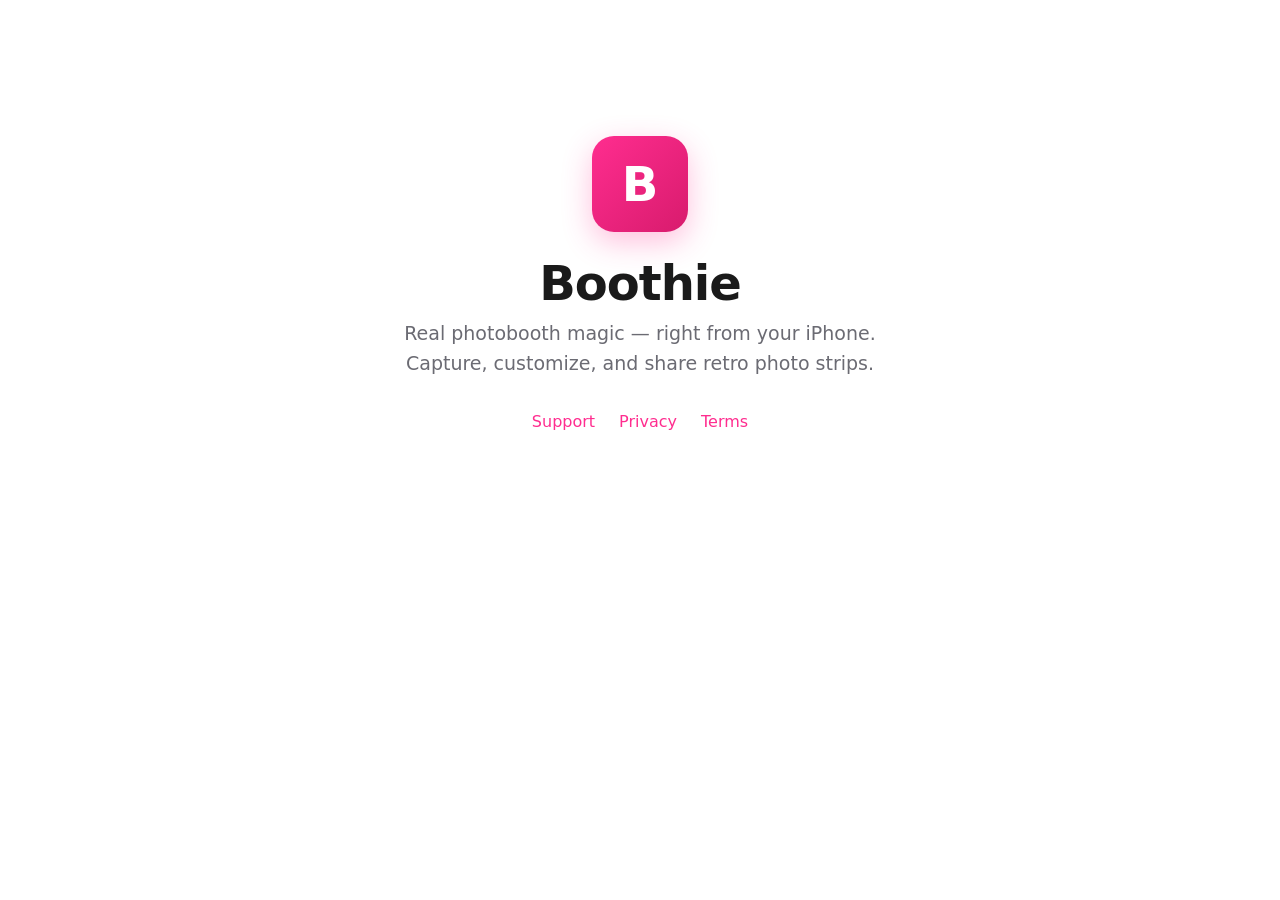
<file: index.html>
<!DOCTYPE html>
<html lang="en">
<head>
<meta charset="UTF-8">
<meta name="viewport" content="width=device-width, initial-scale=1">
<title>Boothie — Photo Booth Strips</title>
<meta name="description" content="Real photobooth magic — right from your iPhone. Capture, customize, and share retro photo strips with Boothie.">
<link rel="stylesheet" href="assets/styles.css">
</head>
<body>
<div class="container">
  <div class="hero">
    <div class="mark">B</div>
    <h1>Boothie</h1>
    <p class="subtitle">Real photobooth magic — right from your iPhone.<br>Capture, customize, and share retro photo strips.</p>
    <div class="links">
      <a href="support.html">Support</a>
      <a href="privacy-policy.html">Privacy</a>
      <a href="terms.html">Terms</a>
    </div>
  </div>
</div>
</body>
</html>
</file>
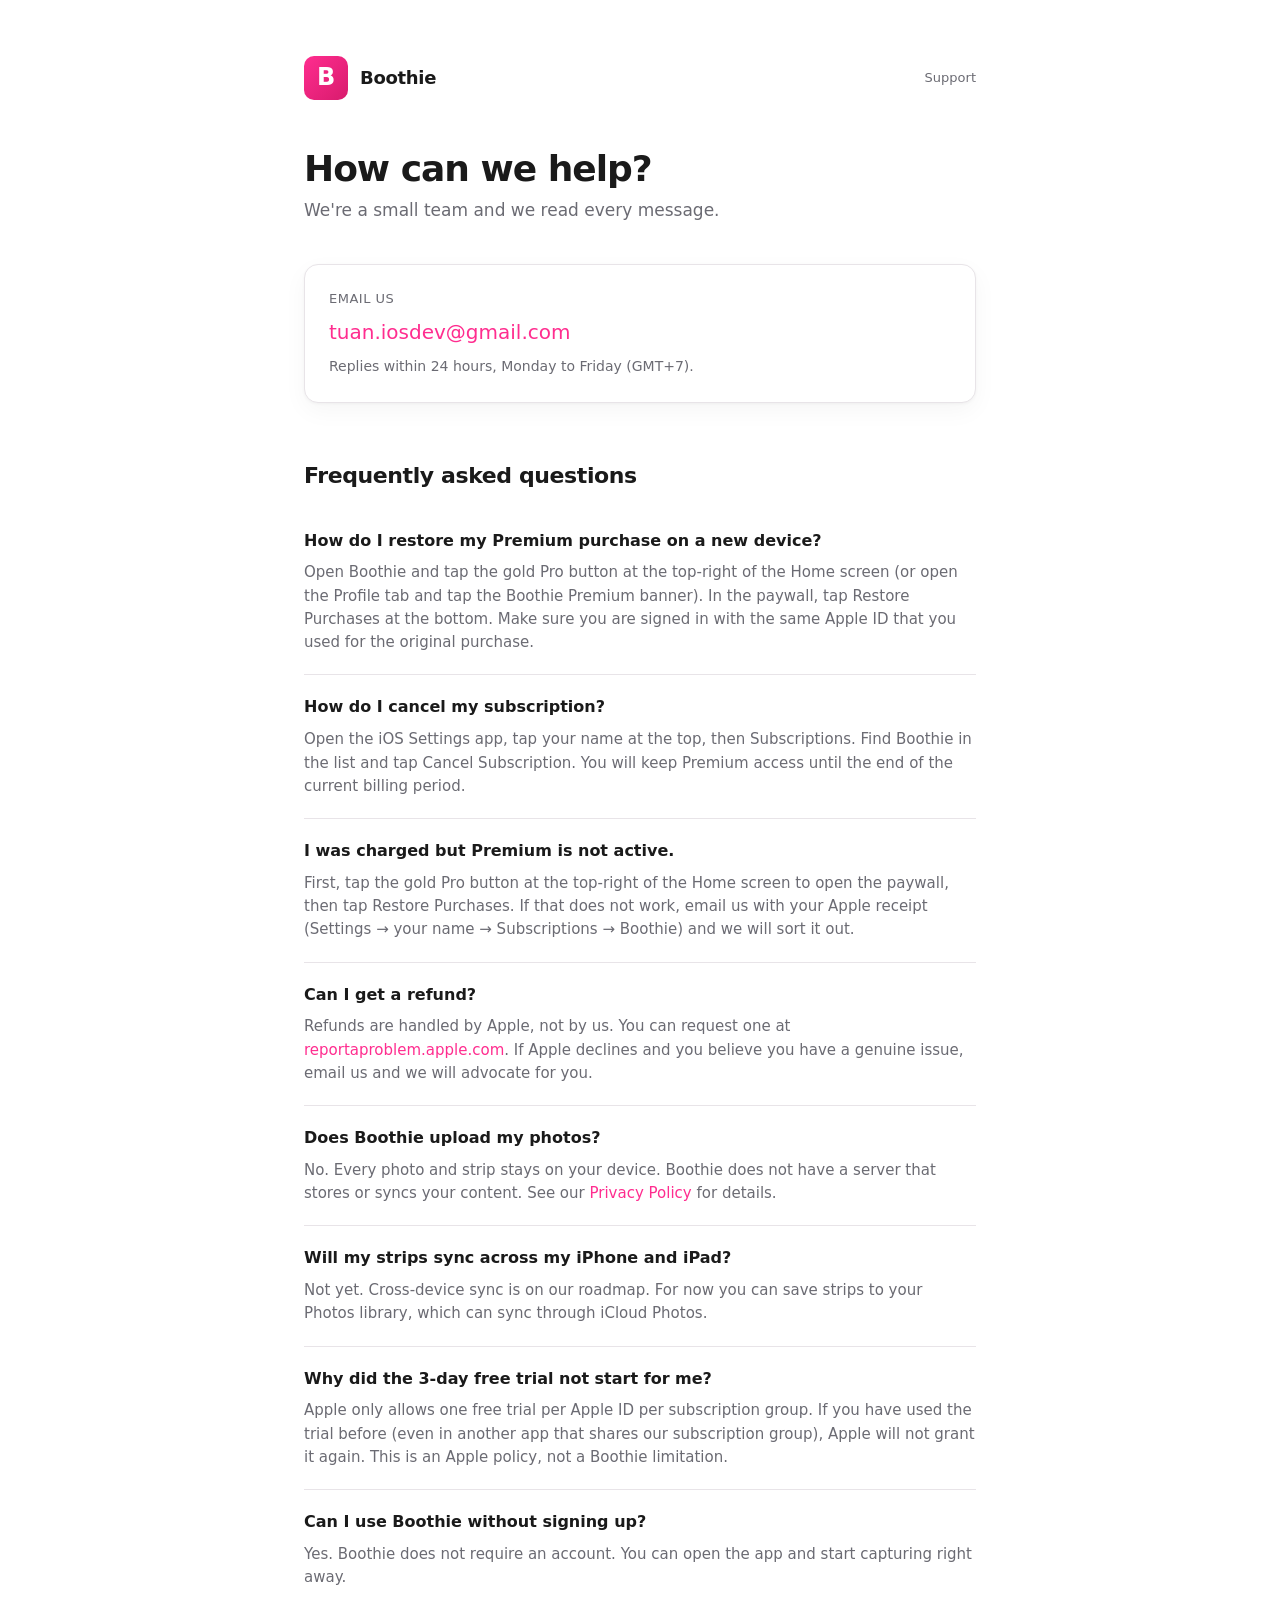
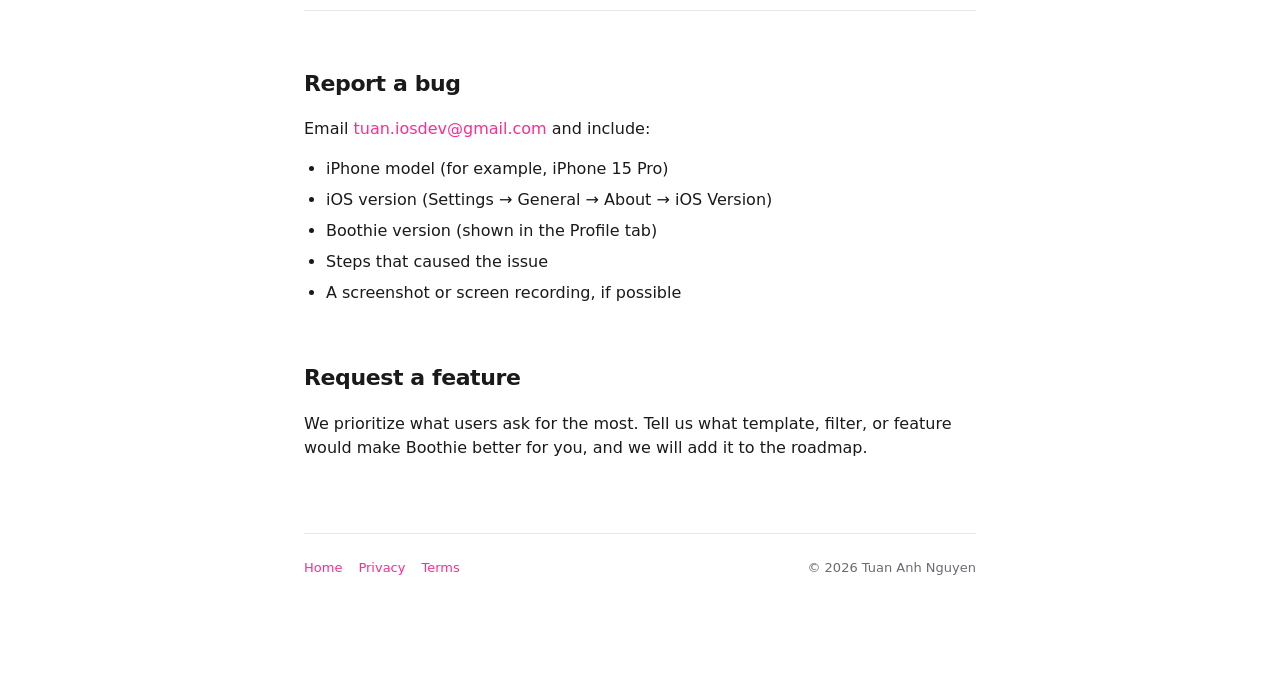
<file: support.html>
<!DOCTYPE html>
<html lang="en">
<head>
<meta charset="UTF-8">
<meta name="viewport" content="width=device-width, initial-scale=1">
<title>Support — Boothie</title>
<meta name="description" content="Boothie support. Contact us, find answers in the FAQ, or report a bug.">
<link rel="stylesheet" href="assets/styles.css">
</head>
<body>
<div class="container">

  <header class="site">
    <div class="mark">B</div>
    <div class="name">Boothie</div>
    <div class="tag">Support</div>
  </header>

  <h1>How can we help?</h1>
  <p class="subtitle">We're a small team and we read every message.</p>

  <div class="contact-card">
    <div class="label">Email us</div>
    <div class="email"><a href="mailto:tuan.iosdev@gmail.com">tuan.iosdev@gmail.com</a></div>
    <div class="hours">Replies within 24 hours, Monday to Friday (GMT+7).</div>
  </div>

  <h2>Frequently asked questions</h2>

  <div class="faq-item">
    <div class="q">How do I restore my Premium purchase on a new device?</div>
    <p class="a">Open Boothie and tap the gold Pro button at the top-right of the Home screen (or open the Profile tab and tap the Boothie Premium banner). In the paywall, tap Restore Purchases at the bottom. Make sure you are signed in with the same Apple ID that you used for the original purchase.</p>
  </div>

  <div class="faq-item">
    <div class="q">How do I cancel my subscription?</div>
    <p class="a">Open the iOS Settings app, tap your name at the top, then Subscriptions. Find Boothie in the list and tap Cancel Subscription. You will keep Premium access until the end of the current billing period.</p>
  </div>

  <div class="faq-item">
    <div class="q">I was charged but Premium is not active.</div>
    <p class="a">First, tap the gold Pro button at the top-right of the Home screen to open the paywall, then tap Restore Purchases. If that does not work, email us with your Apple receipt (Settings → your name → Subscriptions → Boothie) and we will sort it out.</p>
  </div>

  <div class="faq-item">
    <div class="q">Can I get a refund?</div>
    <p class="a">Refunds are handled by Apple, not by us. You can request one at <a href="https://reportaproblem.apple.com" target="_blank" rel="noopener">reportaproblem.apple.com</a>. If Apple declines and you believe you have a genuine issue, email us and we will advocate for you.</p>
  </div>

  <div class="faq-item">
    <div class="q">Does Boothie upload my photos?</div>
    <p class="a">No. Every photo and strip stays on your device. Boothie does not have a server that stores or syncs your content. See our <a href="privacy-policy.html">Privacy Policy</a> for details.</p>
  </div>

  <div class="faq-item">
    <div class="q">Will my strips sync across my iPhone and iPad?</div>
    <p class="a">Not yet. Cross-device sync is on our roadmap. For now you can save strips to your Photos library, which can sync through iCloud Photos.</p>
  </div>

  <div class="faq-item">
    <div class="q">Why did the 3-day free trial not start for me?</div>
    <p class="a">Apple only allows one free trial per Apple ID per subscription group. If you have used the trial before (even in another app that shares our subscription group), Apple will not grant it again. This is an Apple policy, not a Boothie limitation.</p>
  </div>

  <div class="faq-item">
    <div class="q">Can I use Boothie without signing up?</div>
    <p class="a">Yes. Boothie does not require an account. You can open the app and start capturing right away.</p>
  </div>

  <h2>Report a bug</h2>
  <p>Email <a href="mailto:tuan.iosdev@gmail.com">tuan.iosdev@gmail.com</a> and include:</p>
  <ul>
    <li>iPhone model (for example, iPhone 15 Pro)</li>
    <li>iOS version (Settings → General → About → iOS Version)</li>
    <li>Boothie version (shown in the Profile tab)</li>
    <li>Steps that caused the issue</li>
    <li>A screenshot or screen recording, if possible</li>
  </ul>

  <h2>Request a feature</h2>
  <p>We prioritize what users ask for the most. Tell us what template, filter, or feature would make Boothie better for you, and we will add it to the roadmap.</p>

  <footer class="site">
    <div class="links">
      <a href="index.html">Home</a>
      <a href="privacy-policy.html">Privacy</a>
      <a href="terms.html">Terms</a>
    </div>
    <div class="copy">&copy; 2026 Tuan Anh Nguyen</div>
  </footer>

</div>
</body>
</html>
</file>
<file: assets/styles.css>
/* Boothie Design System */
:root {
  --brand: #ff2d8f;
  --brand-dark: #d81b6d;
  --bg: #ffffff;
  --bg-soft: #faf7fa;
  --bg-card: #ffffff;
  --text: #1a1a1a;
  --text-soft: #6b6b73;
  --border: #e8e4e8;
  --radius: 14px;
  --shadow: 0 1px 3px rgba(0,0,0,.04), 0 8px 24px rgba(0,0,0,.04);
}

@media (prefers-color-scheme: dark) {
  :root {
    --bg: #0e0e10;
    --bg-soft: #16161a;
    --bg-card: #1a1a1f;
    --text: #f2f2f5;
    --text-soft: #a5a5ae;
    --border: #2a2a30;
    --shadow: 0 1px 3px rgba(0,0,0,.4), 0 8px 24px rgba(0,0,0,.3);
  }
}

* { box-sizing: border-box; }

html, body {
  margin: 0;
  padding: 0;
  font-family: -apple-system, BlinkMacSystemFont, "SF Pro Display", "SF Pro Text", "Segoe UI", system-ui, sans-serif;
  background: var(--bg);
  color: var(--text);
  line-height: 1.55;
  -webkit-font-smoothing: antialiased;
  -moz-osx-font-smoothing: grayscale;
}

.container {
  max-width: 720px;
  margin: 0 auto;
  padding: 56px 24px 96px;
}

header.site {
  display: flex;
  align-items: center;
  gap: 12px;
  margin-bottom: 48px;
}

header.site .mark {
  width: 44px;
  height: 44px;
  border-radius: 10px;
  background: linear-gradient(135deg, var(--brand), var(--brand-dark));
  display: flex;
  align-items: center;
  justify-content: center;
  color: white;
  font-size: 24px;
  font-weight: 700;
  letter-spacing: -0.5px;
}

header.site .name {
  font-size: 18px;
  font-weight: 600;
  letter-spacing: -0.3px;
}

header.site .tag {
  margin-left: auto;
  font-size: 13px;
  color: var(--text-soft);
}

h1 {
  font-size: 36px;
  font-weight: 700;
  letter-spacing: -1px;
  margin: 0 0 8px;
  line-height: 1.15;
}

.subtitle {
  font-size: 17px;
  color: var(--text-soft);
  margin: 0 0 40px;
}

h2 {
  font-size: 22px;
  font-weight: 600;
  letter-spacing: -0.4px;
  margin: 48px 0 16px;
  padding-top: 8px;
}

h3 {
  font-size: 16px;
  font-weight: 600;
  margin: 24px 0 8px;
}

p {
  margin: 0 0 16px;
  font-size: 16px;
}

ul {
  padding-left: 22px;
  margin: 0 0 16px;
}

ul li {
  margin-bottom: 6px;
}

a {
  color: var(--brand);
  text-decoration: none;
  font-weight: 500;
}

a:hover {
  text-decoration: underline;
}

.contact-card {
  background: var(--bg-card);
  border: 1px solid var(--border);
  border-radius: var(--radius);
  padding: 24px;
  margin: 32px 0;
  box-shadow: var(--shadow);
}

.contact-card .label {
  font-size: 13px;
  color: var(--text-soft);
  text-transform: uppercase;
  letter-spacing: 0.5px;
  margin-bottom: 8px;
}

.contact-card .email {
  font-size: 20px;
  font-weight: 600;
}

.contact-card .hours {
  font-size: 14px;
  color: var(--text-soft);
  margin-top: 8px;
}

.faq-item {
  border-bottom: 1px solid var(--border);
  padding: 20px 0;
}

.faq-item:last-child {
  border-bottom: none;
}

.faq-item .q {
  font-weight: 600;
  margin-bottom: 8px;
  font-size: 16px;
}

.faq-item .a {
  color: var(--text-soft);
  font-size: 15px;
  margin: 0;
}

.faq-item .a a {
  color: var(--brand);
}

footer.site {
  margin-top: 72px;
  padding-top: 24px;
  border-top: 1px solid var(--border);
  display: flex;
  flex-wrap: wrap;
  align-items: center;
  gap: 16px;
  font-size: 13px;
  color: var(--text-soft);
}

footer.site .links {
  display: flex;
  gap: 16px;
}

footer.site .copy {
  margin-left: auto;
}

@media (max-width: 480px) {
  .container { padding: 32px 20px 64px; }
  h1 { font-size: 28px; }
  .subtitle { font-size: 16px; }
  header.site .tag { display: none; }
  footer.site { flex-direction: column; align-items: flex-start; }
  footer.site .copy { margin-left: 0; }
}

/* Landing page specific */
.hero {
  text-align: center;
  padding: 80px 0 64px;
}

.hero .mark {
  width: 96px;
  height: 96px;
  border-radius: 22px;
  margin: 0 auto 24px;
  background: linear-gradient(135deg, var(--brand), var(--brand-dark));
  display: flex;
  align-items: center;
  justify-content: center;
  color: white;
  font-size: 48px;
  font-weight: 700;
  box-shadow: 0 10px 30px rgba(255, 45, 143, 0.3);
}

.hero h1 {
  font-size: 48px;
}

.hero .subtitle {
  font-size: 19px;
  max-width: 480px;
  margin: 0 auto 32px;
}

.hero .links {
  display: flex;
  gap: 24px;
  justify-content: center;
  flex-wrap: wrap;
}

@media (max-width: 480px) {
  .hero { padding: 48px 0 32px; }
  .hero h1 { font-size: 36px; }
  .hero .subtitle { font-size: 16px; }
}
</file>
